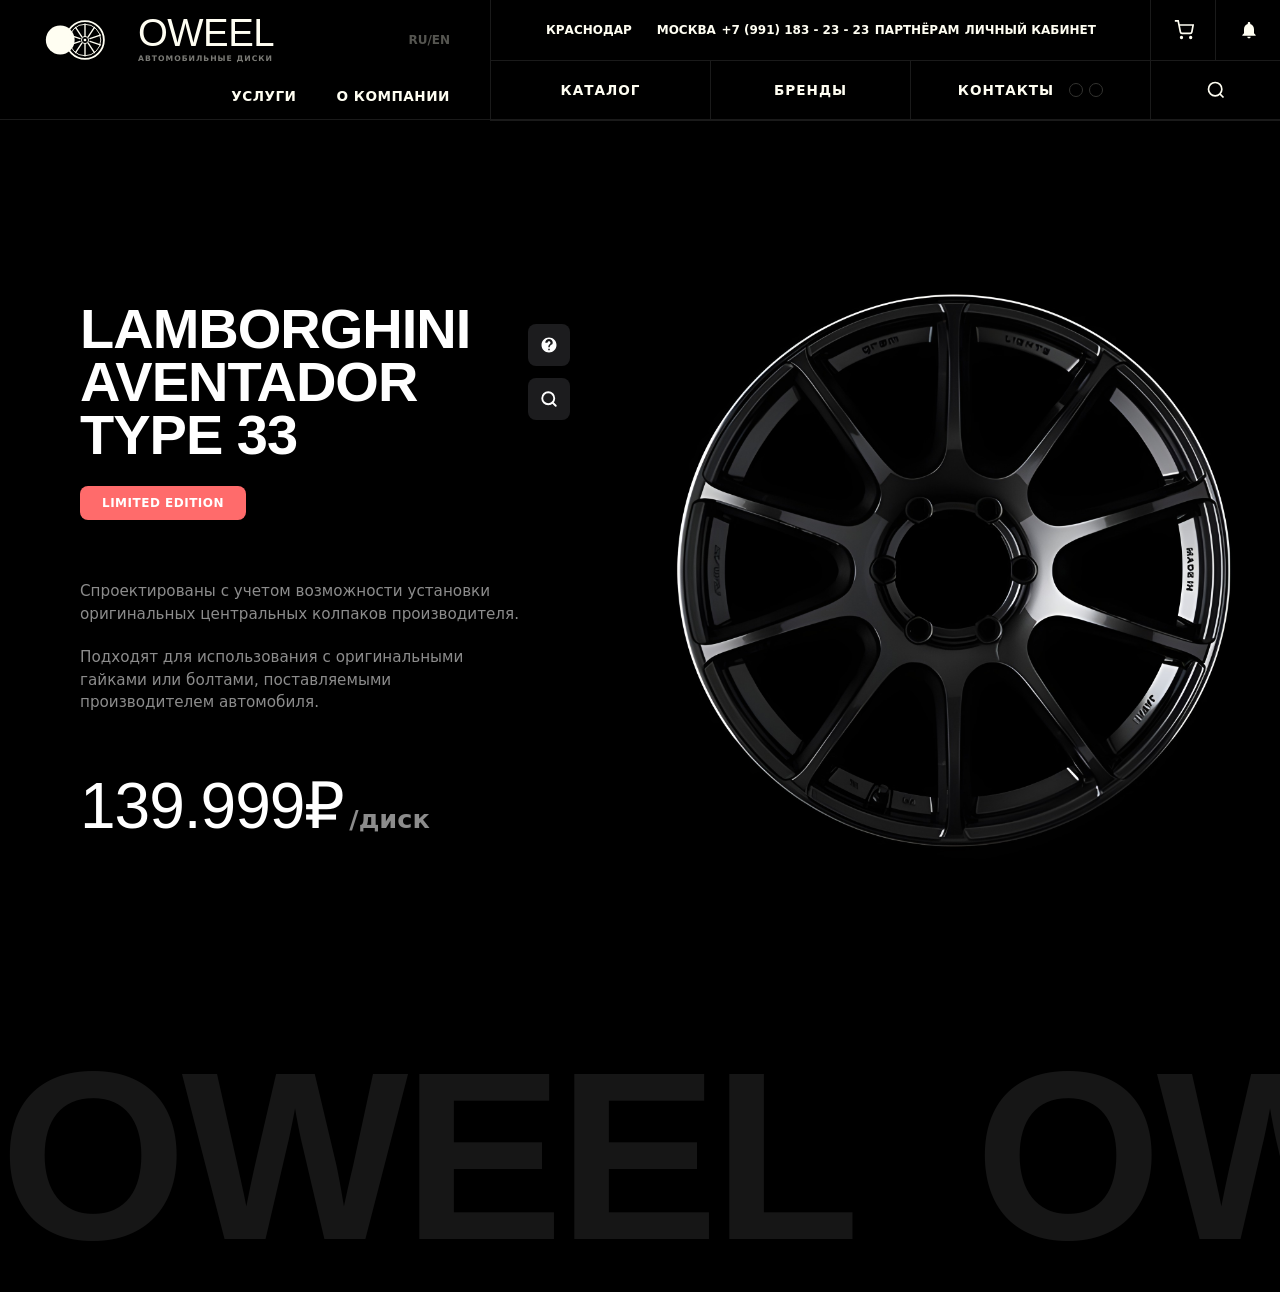
<file: index.html>
<!DOCTYPE html>
<html lang="en">
<head>
    <meta charset="UTF-8">
    <meta name="viewport" content="width=device-width, initial-scale=1.0">
    <title>Document</title>
    <link rel="stylesheet" href="style.css">
    <link rel="JavaScript" href="main.js">
</head>
<body>
    <div class="site-wrapper">
  
        <header class="two-level-header">
          
          <div class="header-left">
            <div class="logo-area">
              <a href="#" class="logo-container">
                <div class="logo-icon">
                  <svg viewBox="0 0 200 100" class="svg-logo">
                    <circle cx="45" cy="50" r="32" fill="#fffef2" />
                    <circle cx="100" cy="50" r="42" fill="none" stroke="#fffef2" stroke-width="4"/>
                    <circle cx="100" cy="50" r="35" fill="none" stroke="#fffef2" stroke-width="2"/>
                    <circle cx="100" cy="50" r="8" fill="none" stroke="#fffef2" stroke-width="2"/>
                    <circle cx="100" cy="50" r="3" fill="#fffef2"/>
                    <path d="M 100 15 L 100 42 M 100 58 L 100 85" stroke="#fffef2" stroke-width="3" stroke-linecap="round"/>
                    <path d="M 66 39 L 89 47 M 111 53 L 134 61" stroke="#fffef2" stroke-width="3" stroke-linecap="round"/>
                    <path d="M 79 78 L 93 57 M 107 43 L 121 22" stroke="#fffef2" stroke-width="3" stroke-linecap="round"/>
                    <path d="M 121 78 L 107 57 M 93 43 L 79 22" stroke="#fffef2" stroke-width="3" stroke-linecap="round"/>
                    <path d="M 134 39 L 111 47 M 89 53 L 66 61" stroke="#fffef2" stroke-width="3" stroke-linecap="round"/>
                  </svg>
                </div>
                <div class="logo-text">
                  <span href="index.html" class="brand-name">OWEEL</span>
                  <span class="brand-sub">АВТОМОБИЛЬНЫЕ ДИСКИ</span>
                </div>
              </a>
              <div class="lang-switch">RU/EN</div>
            </div>
            
            <div class="free-menu-area">
              <nav class="free-nav">
                <a href="#" class="free-link">УСЛУГИ</a>
                <a href="About the company.html" class="free-link">О КОМПАНИИ</a>
              </nav>
            </div>
          </div>
                
          <div class="header-right-grid">
            
            <div class="grid-box meta-long-box">
              <div class="geo-select">
                <span class="geo-item active">КРАСНОДАР</span>
                <span class="geo-item">МОСКВА</span>
              </div>
              <a href="tel:+79911832323" class="phone-link">+7 (991) 183 - 23 - 23</a>
              <a href="#" class="meta-link">партнёрам</a>
              <a href="#" class="meta-link">личный кабинет</a>
            </div>
            
            <div class="grid-box icon-box">
              <svg viewBox="0 0 24 24" class="header-svg-icon stroke-icon"><circle cx="9" cy="21" r="1"></circle><circle cx="20" cy="21" r="1"></circle><path d="M1 1h4l2.68 13.39a2 2 0 0 0 2 1.61h9.72a2 2 0 0 0 2-1.61L23 6H6"></path></svg>
            </div>
            
            <div class="grid-box icon-box">
              <div class="bell-wrapper">
                <svg viewBox="0 0 24 24" class="header-svg-icon fill-icon"><path d="M12 22c1.1 0 2-.9 2-2h-4c0 1.1.89 2 2 2zm6-6v-5c0-3.07-1.64-5.64-4.5-6.32V4c0-.83-.67-1.5-1.5-1.5s-1.5.67-1.5 1.5v.68C7.63 5.36 6 7.92 6 11v5l-2 2v1h16v-1l-2-2z"/></svg>
              </div>
            </div>
      
            <div class="grid-box menu-box catalog-cell">
              <a href="#" class="nav-grid-link">КАТАЛОГ</a>
            </div>
            
            <div class="grid-box menu-box brands-cell">
              <a href="#" class="nav-grid-link">БРЕНДЫ</a>
            </div>
            
            <div class="grid-box menu-box contacts-cell">
              <div class="contacts-inner">
                <a href="#" class="nav-grid-link">КОНТАКТЫ</a>
                <div class="social-dots">
                  <span class="dot"></span>
                  <span class="dot"></span>
                </div>
              </div>
            </div>
            
            <div class="grid-box search-box">
              <svg viewBox="0 0 24 24" class="header-svg-icon stroke-icon"><circle cx="11" cy="11" r="8"></circle><line x1="21" y1="21" x2="16.65" y2="16.65"></line></svg>
            </div>
      
          </div>
        </header>
      </div>
      <section class="wheel-product-section">
        <div class="product-container">

          <div class="product-info">
            <div class="title-wrap">
              <h1 class="product-title">LAMBORGHINI<br>AVENTADOR<br>TYPE 33</h1>
              <span class="badge-limited">LIMITED EDITION</span>
            </div>
      
            <div class="product-description">
              <p>Спроектированы с учетом возможности установки оригинальных центральных колпаков производителя.</p>
              <p>Подходят для использования с оригинальными гайками или болтами, поставляемыми производителем автомобиля.</p>
            </div>
      
            <div class="product-price-block">
              <span class="price-value">139.999₽</span><span class="price-unit">/диск</span>
            </div>
          </div>

          <div class="product-controls">
            <button class="control-btn">
              <svg viewBox="0 0 24 24" width="18" height="18" fill="currentColor">
                <path d="M12 2C6.48 2 2 6.48 2 12s4.48 10 10 10 10-4.48 10-10S17.52 2 12 2zm1 17h-2v-2h2v2zm2.07-7.75l-.9.92C13.45 12.9 13 13.5 13 15h-2v-.5c0-1.1.45-2.1 1.17-2.83l1.24-1.26c.37-.36.59-.86.59-1.41 0-1.1-.9-2-2-2s-2 .9-2 2H7c0-2.76 2.24-5 5-5s5 2.24 5 5c0 1.04-.42 1.99-1.07 2.75z"/>
              </svg>
            </button>
            <button class="control-btn">
              <svg viewBox="0 0 24 24" width="18" height="18" fill="none" stroke="currentColor" stroke-width="2.5" stroke-linecap="round" stroke-linejoin="round">
                <circle cx="11" cy="11" r="8"></circle>
                <line x1="21" y1="21" x2="16.65" y2="16.65"></line>
              </svg>
            </button>
          </div>

          <div class="product-image-wrap">
            <img src="IMG/Gramlights 57Trans- X 19_ x 9 100_5 36mm $670AUD (1).jfif" alt="Lamborghini Aventador Type 33 Wheel" class="wheel-main-img">
          </div>
      
        </div>
      </section>
      <div class="marquee-section">
        <div class="marquee-wrapper">
          <div class="marquee-content">
            <span>OWEEL</span>
            <span>OWEEL</span>
            <span>OWEEL</span>
            <span>OWEEL</span>
          </div>
          <div class="marquee-content" aria-hidden="true">
            <span>OWEEL</span>
            <span>OWEEL</span>
            <span>OWEEL</span>
            <span>OWEEL</span>
          </div>
        </div>
      </div>
      
</body>
</html>
</file>
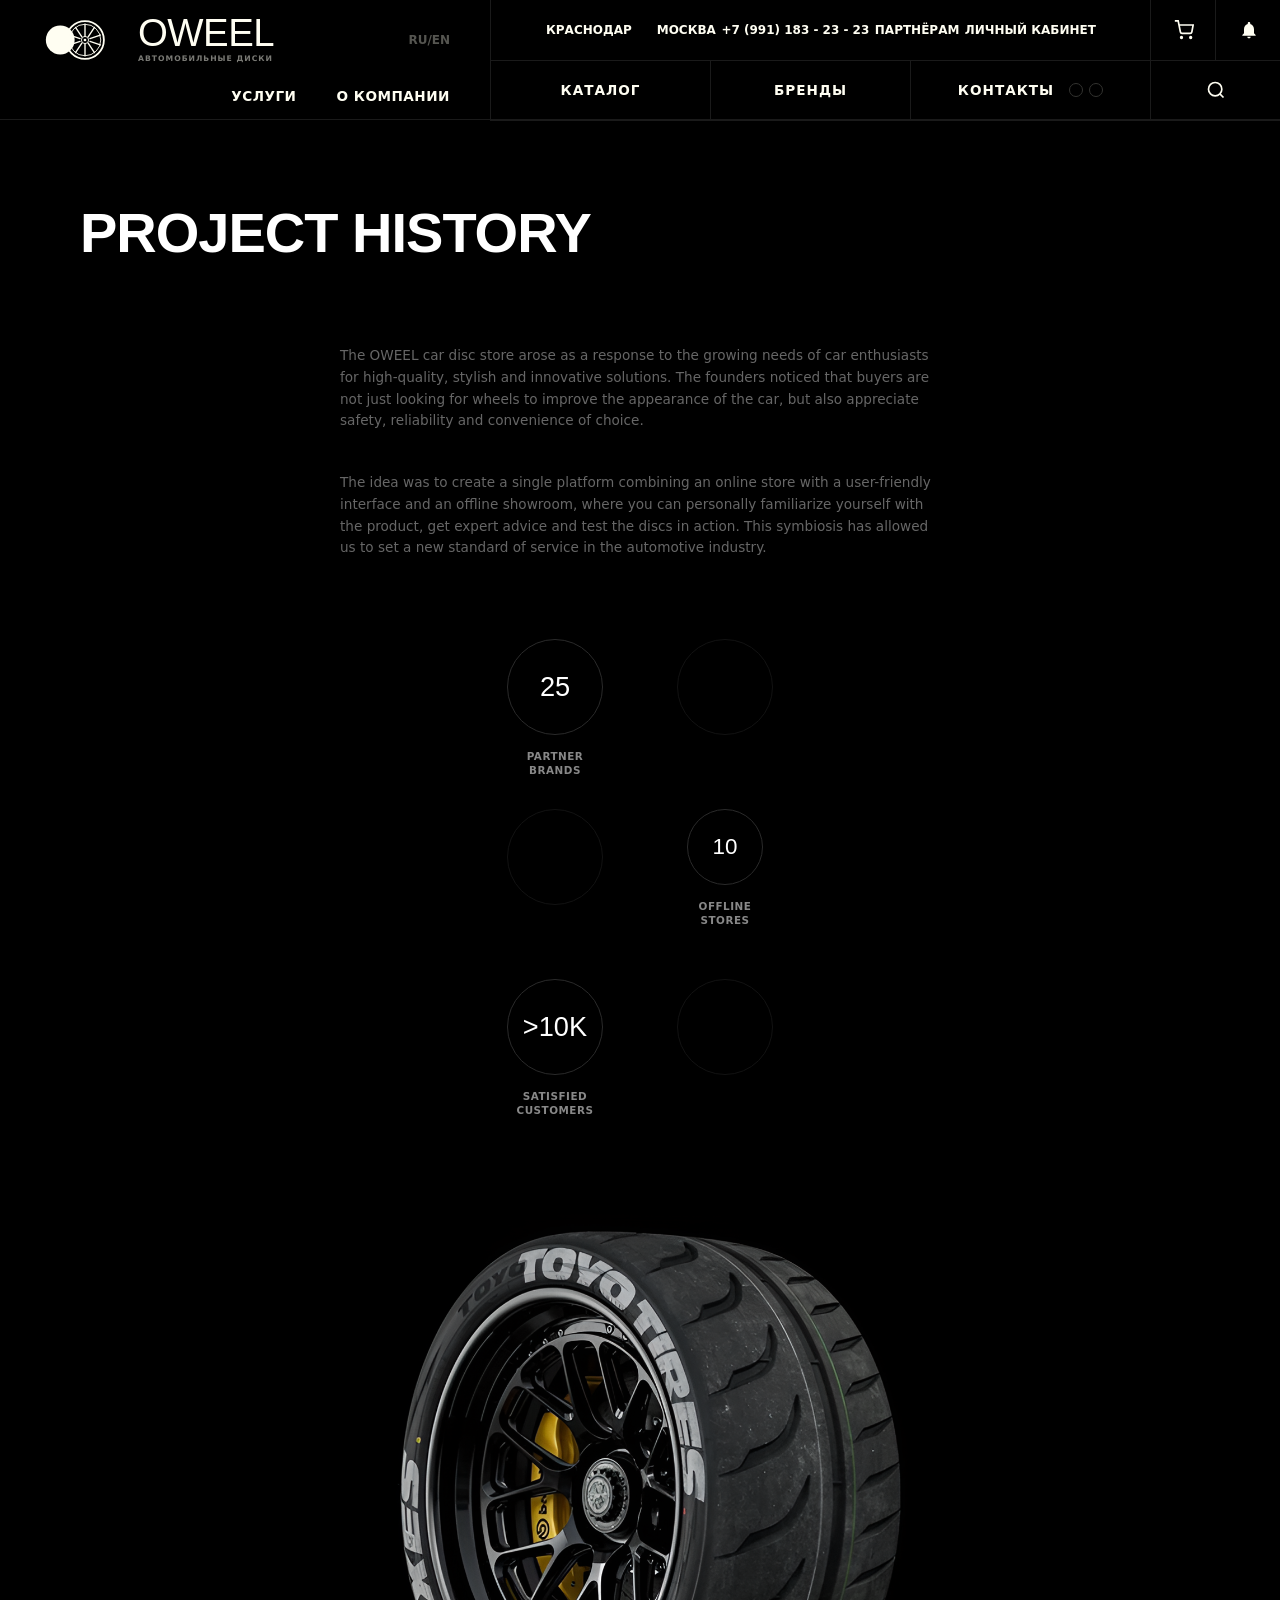
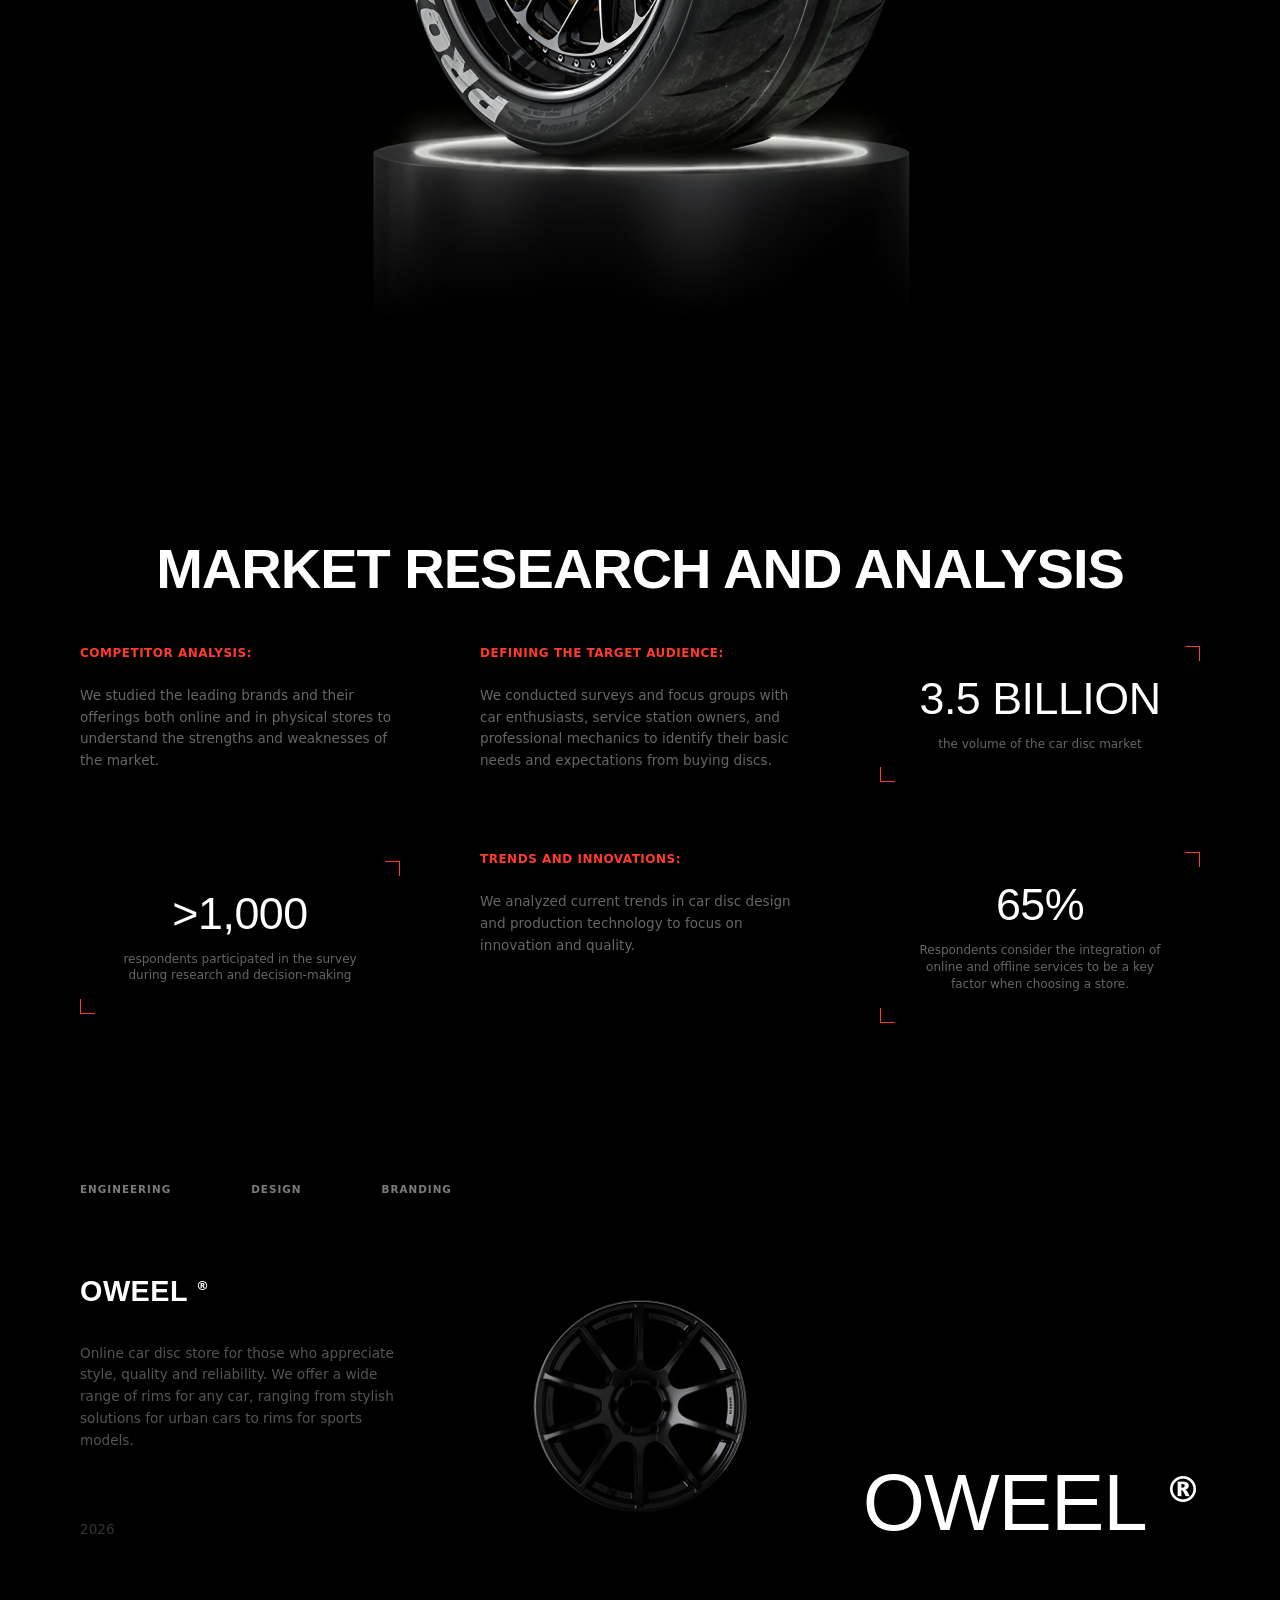
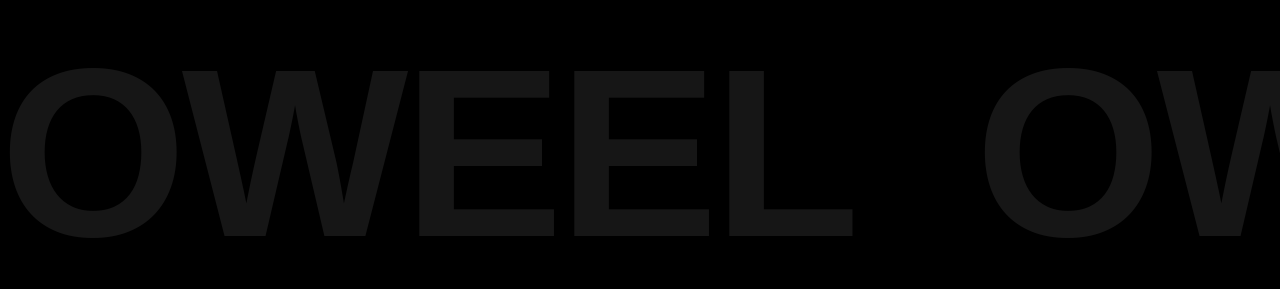
<file: About the company.html>
<!DOCTYPE html>
<html lang="en">
<head>
    <meta charset="UTF-8">
    <meta name="viewport" content="width=device-width, initial-scale=1.0">
    <title>About the company</title>
    <link rel="stylesheet" href="style.css">
    <link rel="stylesheet" href="About-style.css">
    <link rel="JavaScript" href="main.js">
</head>
<body>
    <div class="site-wrapper">
  
        <header class="two-level-header">
          <div class="header-left">
            <div class="logo-area">
              <a href="#" class="logo-container">
                <div class="logo-icon">
                  <svg viewBox="0 0 200 100" class="svg-logo">
                    <circle cx="45" cy="50" r="32" fill="#fffef2" />
                    <circle cx="100" cy="50" r="42" fill="none" stroke="#fffef2" stroke-width="4"/>
                    <circle cx="100" cy="50" r="35" fill="none" stroke="#fffef2" stroke-width="2"/>
                    <circle cx="100" cy="50" r="8" fill="none" stroke="#fffef2" stroke-width="2"/>
                    <circle cx="100" cy="50" r="3" fill="#fffef2"/>
                    <path d="M 100 15 L 100 42 M 100 58 L 100 85" stroke="#fffef2" stroke-width="3" stroke-linecap="round"/>
                    <path d="M 66 39 L 89 47 M 111 53 L 134 61" stroke="#fffef2" stroke-width="3" stroke-linecap="round"/>
                    <path d="M 79 78 L 93 57 M 107 43 L 121 22" stroke="#fffef2" stroke-width="3" stroke-linecap="round"/>
                    <path d="M 121 78 L 107 57 M 93 43 L 79 22" stroke="#fffef2" stroke-width="3" stroke-linecap="round"/>
                    <path d="M 134 39 L 111 47 M 89 53 L 66 61" stroke="#fffef2" stroke-width="3" stroke-linecap="round"/>
                  </svg>
                </div>
                <div class="logo-text">
                  <span href="index.html" class="brand-name">OWEEL</span>
                  <span href="index.html" class="brand-sub">АВТОМОБИЛЬНЫЕ ДИСКИ</span>
                </div>
              </a>
              <div class="lang-switch">RU/EN</div>
            </div>
            
            <div class="free-menu-area">
              <nav class="free-nav">
                <a href="#" class="free-link">УСЛУГИ</a>
                <a href="#" class="free-link">О КОМПАНИИ</a>
              </nav>
            </div>
          </div>
      
          <div class="header-right-grid">
            
            <div class="grid-box meta-long-box">
              <div class="geo-select">
                <span class="geo-item active">КРАСНОДАР</span>
                <span class="geo-item">МОСКВА</span>
              </div>
              <a href="tel:+79911832323" class="phone-link">+7 (991) 183 - 23 - 23</a>
              <a href="#" class="meta-link">партнёрам</a>
              <a href="#" class="meta-link">личный кабинет</a>
            </div>
            
            <div class="grid-box icon-box">
              <svg viewBox="0 0 24 24" class="header-svg-icon stroke-icon"><circle cx="9" cy="21" r="1"></circle><circle cx="20" cy="21" r="1"></circle><path d="M1 1h4l2.68 13.39a2 2 0 0 0 2 1.61h9.72a2 2 0 0 0 2-1.61L23 6H6"></path></svg>
            </div>
            
            <div class="grid-box icon-box">
              <div class="bell-wrapper">
                <svg viewBox="0 0 24 24" class="header-svg-icon fill-icon"><path d="M12 22c1.1 0 2-.9 2-2h-4c0 1.1.89 2 2 2zm6-6v-5c0-3.07-1.64-5.64-4.5-6.32V4c0-.83-.67-1.5-1.5-1.5s-1.5.67-1.5 1.5v.68C7.63 5.36 6 7.92 6 11v5l-2 2v1h16v-1l-2-2z"/></svg>
              </div>
            </div>
      
            <div class="grid-box menu-box catalog-cell">
              <a href="#" class="nav-grid-link">КАТАЛОГ</a>
            </div>
            
            <div class="grid-box menu-box brands-cell">
              <a href="#" class="nav-grid-link">БРЕНДЫ</a>
            </div>
            
            <div class="grid-box menu-box contacts-cell">
              <div class="contacts-inner">
                <a href="#" class="nav-grid-link">КОНТАКТЫ</a>
                <div class="social-dots">
                  <span class="dot"></span>
                  <span class="dot"></span>
                </div>
              </div>
            </div>
            
            <div class="grid-box search-box">
              <svg viewBox="0 0 24 24" class="header-svg-icon stroke-icon"><circle cx="11" cy="11" r="8"></circle><line x1="21" y1="21" x2="16.65" y2="16.65"></line></svg>
            </div>
      
          </div>
        </header>
      </div>
      <div class="site-wrapper">
        <section class="project-history-section">
          <div class="history-container">
            
            <h2 class="section-title">PROJECT HISTORY</h2>
            
            <div class="history-content">
              
              <div class="history-text-column">
                <div class="text-block">
                  <p>The OWEEL car disc store arose as a response to the growing needs of car enthusiasts for high-quality, stylish and innovative solutions. The founders noticed that buyers are not just looking for wheels to improve the appearance of the car, but also appreciate safety, reliability and convenience of choice.</p>
                </div>
                
                <div class="text-block">
                  <p>The idea was to create a single platform combining an online store with a user-friendly interface and an offline showroom, where you can personally familiarize yourself with the product, get expert advice and test the discs in action. This symbiosis has allowed us to set a new standard of service in the automotive industry.</p>
                </div>
              </div>
      
              <div class="history-stats-grid">
                
                <div class="stat-cell first-col">
                  <div class="stat-circle active-circle">25</div>
                  <span class="stat-label">PARTNER<br>BRANDS</span>
                </div>
                <div class="stat-cell second-col">
                  <div class="stat-circle empty-circle"></div>
                </div>
      
                <div class="stat-cell first-col">
                  <div class="stat-circle empty-circle"></div>
                </div>
                <div class="stat-cell second-col">
                  <div class="stat-circle active-circle circle-small">10</div>
                  <span class="stat-label label-small">OFFLINE<br>STORES</span>
                </div>
      
                <div class="stat-cell first-col">
                  <div class="stat-circle active-circle">&gt;10K</div>
                  <span class="stat-label">SATISFIED<br>CUSTOMERS</span>
                </div>
                <div class="stat-cell second-col">
                  <div class="stat-circle empty-circle"></div>
                </div>
                
              </div>
      
              <div class="history-visual-column">
                <img src="IMG/Image.png" alt="Toyo Tires Wheel" class="showcase-wheel">
              </div>
      
            </div>
      
          </div>
        </section>
      </div>
      <div class="site-wrapper">
        <section class="research-section">
          <div class="research-container">
            
            <h2 class="research-main-title">MARKET RESEARCH AND ANALYSIS</h2>
            
            <div class="research-grid">
              
              <div class="research-item">
                <h3 class="item-tag">COMPETITOR ANALYSIS:</h3>
                <p class="item-text">We studied the leading brands and their offerings both online and in physical stores to understand the strengths and weaknesses of the market.</p>
              </div>
      
              <div class="research-item">
                <h3 class="item-tag">DEFINING THE TARGET AUDIENCE:</h3>
                <p class="item-text">We conducted surveys and focus groups with car enthusiasts, service station owners, and professional mechanics to identify their basic needs and expectations from buying discs.</p>
              </div>
      
              <div class="research-item stat-item">
                <div class="corner-box">
                  <span class="corner top-right"></span>
                  <span class="corner bottom-left"></span>
                  <div class="stat-number">3.5 BILLION</div>
                  <p class="stat-desc">the volume of the car disc market</p>
                </div>
              </div>
      
              <div class="research-item stat-item">
                <div class="corner-box">
                  <span class="corner top-right"></span>
                  <span class="corner bottom-left"></span>
                  <div class="stat-number">&gt;1,000</div>
                  <p class="stat-desc">respondents participated in the survey during research and decision-making</p>
                </div>
              </div>
      
              <div class="research-item">
                <h3 class="item-tag">TRENDS AND INNOVATIONS:</h3>
                <p class="item-text">We analyzed current trends in car disc design and production technology to focus on innovation and quality.</p>
              </div>
      
              <div class="research-item stat-item">
                <div class="corner-box">
                  <span class="corner top-right"></span>
                  <span class="corner bottom-left"></span>
                  <div class="stat-number">65%</div>
                  <p class="stat-desc">Respondents consider the integration of online and offline services to be a key factor when choosing a store.</p>
                </div>
              </div>
      
            </div>
            
          </div>
        </section>
      </div>
        
    <section class="oweel-footer">
        <div class="footer-container">

          <div class="footer-top-row">
            <span class="footer-tag">ENGINEERING</span>
            <span class="footer-tag">DESIGN</span>
            <span class="footer-tag">BRANDING</span>
          </div>
      
          <div class="footer-main-content">

            <div class="footer-info-block">
              <h2 class="footer-brand-title">OWEEL <sup>®</sup></h2>
              <p class="footer-description">
                Online car disc store for those who appreciate style, quality and reliability. We offer a wide range of rims for any car, ranging from stylish solutions for urban cars to rims for sports models.
              </p>
              <span class="footer-year">2026</span>
            </div>

            <div class="footer-wheel-wrap">
              <img src="IMG/Gramlights 57Trans- X 19_ x 9 100_5 36mm $670AUD (1).jfif" alt="Oweel Wheel" class="footer-wheel-img">
            </div>

            <div class="footer-logo-wrap">
              <div class="massive-logo-text">OWEEL <sup>®</sup></div>
            </div>
      
          </div>
      
        </div>
      </section>
      <div class="marquee-section">
        <div class="marquee-wrapper">
          <div class="marquee-content">
            <span>OWEEL</span>
            <span>OWEEL</span>
            <span>OWEEL</span>
            <span>OWEEL</span>
          </div>
          <div class="marquee-content" aria-hidden="true">
            <span>OWEEL</span>
            <span>OWEEL</span>
            <span>OWEEL</span>
            <span>OWEEL</span>
          </div>
        </div>
      </div>
</body>
</html>
</file>
<file: style.css>
* {
    box-sizing: border-box;
    margin: 0;
    padding: 0;
  }
  
  .site-wrapper {
    background-color: #000000;
    color: #fffef2;
    font-family: system-ui, -apple-system, sans-serif;

  }
  
  .two-level-header {
    display: flex;
    justify-content: space-between;
    background-color: #000000;
    border-bottom: 1px solid #1a1a1a;
    height: 120px;
  }
  
  .header-left {
    display: flex;
    flex-direction: column;
    justify-content: space-between;
    flex: 1;
    padding: 15px 40px;
  }
  
  .logo-area {
    display: flex;
    justify-content: space-between;
    align-items: center;
    width: 100%;
    height: 50px;
  }
  
  .logo-container {
    display: flex;
    align-items: center;
    gap: 8px;
    text-decoration: none;
    color: #fffef2;
    height: 100%;
  }
  
  .logo-icon {
    width: 90px;
    height: 50px;
    display: flex;
    align-items: center;
  }
  
  .svg-logo {
    width: 100%;
    height: 100%;
  }
  
  .logo-text {
    display: flex;
    flex-direction: column;
    justify-content: center;
  }
  
  .brand-name {
    display: block;
    font-family: 'Arial Black', Impact, sans-serif;
    font-size: 2.4rem;
    line-height: 0.85;
    letter-spacing: -0.5px;
  }
  
  .brand-sub {
    display: block;
    font-size: 0.48rem;
    color: #7a7a75;
    letter-spacing: 1px;
    margin-top: 5px;
    font-weight: bold;
  }
  
  .lang-switch {
    color: #555550;
    font-size: 0.75rem;
    font-weight: bold;
  }
  
  .free-menu-area {
    display: flex;
    justify-content: flex-end;
    width: 100%;
  }
  
  .free-nav {
    display: flex;
    gap: 40px;
  }
  
  .free-link {
    color: #fffef2;
    text-decoration: none;
    font-weight: bold;
    font-size: 0.85rem;
    letter-spacing: 0.5px;
  }
  
  .header-right-grid {
    display: grid;
    grid-template-columns: 660px 65px 65px;
    grid-template-rows: 60px 60px;
  }
  
  .grid-box {
    border-left: 1px solid #1a1a1a;
    border-bottom: 1px solid #1a1a1a;
    display: flex;
    align-items: center;
    justify-content: center;
    margin-right: -1px;
    margin-bottom: -1px;
  }
  
  .meta-long-box {
    grid-column: 1;
    grid-row: 1;
    font-size: 0.75rem;
    justify-content: space-between;
    padding: 0 55px;
    white-space: nowrap;
  }
  
  .geo-select {
    display: flex;
    gap: 25px;
  }
  
  .geo-item {
    color: #fffef2;
    font-weight: bold;
  }
  
  .geo-item.active {
    color: #fffef2;
  }
  
  .phone-link {
    color: #fffef2;
    text-decoration: none;
    font-weight: bold;
    white-space: nowrap;
  }
  
  .meta-link {
    color: #fffef2;
    text-decoration: none;
    font-weight: bold;
    text-transform: uppercase;
  }
  
  .icon-box {
    color: #fffef2;
  }
  
  .bell-wrapper {
    position: relative;
    display: flex;
    align-items: center;
    justify-content: center;
  }
  
  .catalog-cell {
    grid-column: 1;
    grid-row: 2;
    justify-content: center;
    padding: 0;
    width: 220px;
  }
  
  .brands-cell {
    grid-column: 1;
    grid-row: 2;
    margin-left: 220px;
    width: 200px;
  }
  
  .contacts-cell {
    grid-column: 1;
    grid-row: 2;
    margin-left: 420px;
    width: 240px;
    justify-content: center;
    padding: 0;
  }
  
  .contacts-inner {
    display: flex;
    align-items: center;
    justify-content: center;
    gap: 15px;
  }
  
  .social-dots {
    display: flex;
    gap: 6px;
  }
  
  .dot {
    width: 14px;
    height: 14px;
    border-radius: 50%;
    border: 1px solid #333330;
  }
  
  .nav-grid-link {
    color: #fffef2;
    text-decoration: none;
    font-weight: bold;
    font-size: 0.85rem;
    letter-spacing: 1px;
  }
  
  .search-box {
    grid-column: 2 / 4;
    grid-row: 2;
    cursor: pointer;
    color: #fffef2;
  }
  
  .header-svg-icon {
    width: 20px;
    height: 20px;
  }
  
  .header-svg-icon.stroke-icon {
    fill: none;
    stroke: currentColor;
    stroke-width: 2;
  }
  
  .header-svg-icon.fill-icon {
    fill: currentColor;
  }
  
  @media (max-width: 1200px) {
    .two-level-header { 
        height: auto; 
        flex-direction: column; }
    .header-left { 
        width: 100%; 
        gap: 15px; 
        padding: 20px; 
    }
    .header-right-grid { 
        width: 100%; 
        grid-template-columns: 1fr 65px 65px; 
    }
    .catalog-cell, .brands-cell, .contacts-cell { 
        margin-left: 0; 
        width: auto; 
        justify-content: center; 
    }
    .contacts-inner { 
        padding: 0; 
    }
    .social-dots { 
        display: none; 
    }
    .meta-long-box { 
        white-space: normal; 
        height: auto; 
        padding: 15px; gap: 
15px; flex-wrap: wrap; }
  }
  * {
    box-sizing: border-box;
    margin: 0;
    padding: 0;
  }
  
  .wheel-product-section {
    background-color: #000000;
    color: #ffffff;
    font-family: system-ui, -apple-system, sans-serif;
    min-height: 100vh;
    display: flex;
    align-items: center;
    padding: 60px 80px;
    overflow: hidden;
  }
  
  .product-container {
    display: flex;
    width: 100%;
    max-width: 1800px;
    margin: 0 auto;
    position: relative;
    align-items: center;
  }
  
  .product-info {
    flex: 1;
    max-width: 550px;
    display: flex;
    flex-direction: column;
    z-index: 2;
  }
  
  .title-wrap {
    margin-bottom: 60px;
  }
  
  .product-title {
    font-family: 'Arial Black', Impact, sans-serif;
    font-size: 4.5rem;
    line-height: 0.95;
    text-transform: uppercase;
    letter-spacing: -1px;
    margin-bottom: 25px;
  }
  
  .badge-limited {
    display: inline-block;
    background-color: #ff6b6b;
    color: #ffffff;
    font-size: 0.75rem;
    font-weight: bold;
    padding: 10px 22px;
    border-radius: 8px;
    letter-spacing: 0.5px;
  }
  
  .product-description {
    display: flex;
    flex-direction: column;
    gap: 20px;
    margin-bottom: 60px;
    max-width: 440px;

  }
  
  .product-description p {
    color: #8c8c8c;
    font-size: 0.95rem;
    line-height: 1.5;
    font-weight: 500;
  }
  
  .product-price-block {
    display: flex;
    align-items: baseline;
  }
  
  .price-value {
    font-family: 'Arial Black', Impact, sans-serif;
    font-size: 5rem;
    line-height: 1;
    letter-spacing: -1px;
  }
  
  .price-unit {
    font-family: system-ui, -apple-system, sans-serif;
    color: #8c8c8c;
    font-size: 1.6rem;
    font-weight: bold;
    margin-left: 5px;
  }
  
  .product-controls {
    display: flex;
    flex-direction: column;
    gap: 12px;
    position: absolute;
    left: 45%;
    top: 60px;
    z-index: 3;
  }
  
  .control-btn {
    width: 42px;
    height: 42px;
    background-color: #1c1c1e;
    border: none;
    border-radius: 8px;
    color: #ffffff;
    display: flex;
    align-items: center;
    justify-content: center;
    cursor: pointer;
    transition: background-color 0.2s;
  }
  
  .control-btn:hover {
    background-color: #2c2c2e;
  }
  
  .product-image-wrap {
    flex: 1.4;
    display: flex;
    justify-content: flex-end;
    position: relative;
    right: -80px;
  }
  
  .wheel-main-img {
    width: 100%;
    max-width: 920px;
    height: auto;
    object-fit: contain;
    display: block;
  }

  @media (max-width: 1400px) {
    .product-title { font-size: 3.5rem; }
    .price-value { font-size: 4rem; }
    .product-controls { left: 40%; }
  }
  
  @media (max-width: 1100px) {
    .wheel-product-section { padding: 40px; }
    .product-container { flex-direction: column; align-items: flex-start; }
    .product-controls { position: static; flex-direction: row; margin-bottom: 40px; }
    .product-image-wrap { right: 0; justify-content: center; width: 100%; }
    .wheel-main-img { max-width: 100%; }
  }
  * {
    box-sizing: border-box;
    margin: 0;
    padding: 0;
  }
  
  .oweel-footer {
    background-color: #000000;
    color: #ffffff;
    font-family: system-ui, -apple-system, sans-serif;
    padding: 60px 80px 80px 80px;
    overflow: hidden;
  }
  
  .footer-container {
    max-width: 1800px;
    margin: 0 auto;
    display: flex;
    flex-direction: column;
  }
  
  .footer-top-row {
    display: flex;
    gap: 80px;
    margin-bottom: 80px;
  }
  
  .footer-tag {
    color: #7c7c7c;
    font-size: 0.65rem;
    font-weight: bold;
    letter-spacing: 1px;
    text-transform: uppercase;
  }
  
  .footer-main-content {
    display: flex;
    justify-content: space-between;
    align-items: flex-end;
    position: relative;
    width: 100%;
  }

  .footer-info-block {
    max-width: 320px;
    display: flex;
    flex-direction: column;
    z-index: 2;
  }
  
  .footer-brand-title {
    font-family: 'Arial Black', Impact, sans-serif;
    font-size: 1.8rem;
    letter-spacing: 0.5px;
    margin-bottom: 35px;
    text-transform: uppercase;
  }
  
  .footer-brand-title sup,
  .massive-logo-text sup {
    font-family: system-ui, sans-serif;
    font-size: 0.45em;
    top: -0.6em;
    font-weight: bold;
  }
  
  .footer-description {
    color: #555555;
    font-size: 0.85rem;
    line-height: 1.6;
    font-weight: 500;
    margin-bottom: 70px;
  }
  
  .footer-year {
    color: #333333;
    font-size: 0.85rem;
    font-weight: 500;
  }

  .footer-wheel-wrap {
    position: absolute;
    left: 50%;
    top: 50%;
    transform: translate(-50%, -50%);
    display: flex;
    align-items: center;
    justify-content: center;
    z-index: 1;
  }
  
  .footer-wheel-img {
    width: 250px;
    height: 250px;
    object-fit: contain;
    opacity: 0.7;
  }
  
  /* ПРАВАЯ ЧАСТЬ */
  .footer-logo-wrap {
    display: flex;
    align-items: flex-end;
    z-index: 2;
  }
  
  .massive-logo-text {
    font-family: 'Arial Black', Impact, sans-serif;
    font-size: 5rem;
    line-height: 0.85;
    letter-spacing: -1px;
    text-transform: uppercase;
  }

  @media (max-width: 1200px) {
    .massive-logo-text { font-size: 3.5rem; }
    .footer-top-row { gap: 40px; margin-bottom: 50px; }
  }
  
  @media (max-width: 992px) {
    .oweel-footer { padding: 40px 30px; }
    .footer-main-content { flex-direction: column; align-items: flex-start; gap: 40px; position: static; }
    .footer-wheel-wrap { position: static; transform: none; margin: 20px auto; }
    .footer-logo-wrap { width: 100%; justify-content: flex-end; }
    .footer-description { margin-bottom: 40px; }
  }
  * {
    box-sizing: border-box;
    margin: 0;
    padding: 0;
  }
  
  .marquee-section {
    background-color: #000000;
    overflow: hidden;
    padding: 40px 0;
    width: 100%;
  }
  
  .marquee-wrapper {
    display: flex;
    user-select: none;
    width: max-content;
  }
  
  .marquee-content {
    display: flex;
    align-items: center;
    flex-shrink: 0;
    gap: 120px;
    padding-right: 120px;
    animation: scroll-right-to-left 50s linear infinite;
  }
  
  .marquee-content span {
    color: #161616;
    font-family: 'Arial Black', Impact, sans-serif;
    font-size: 15rem;
    font-weight: 900;
    line-height: 0.8;
    text-transform: uppercase;
    letter-spacing: -5px;
    white-space: nowrap;
  }
  
  @keyframes scroll-right-to-left {
    0% {
      transform: translate3d(0, 0, 0);
    }
    100% {
      transform: translate3d(-100%, 0, 0);
    }
  }
  
  @media (max-width: 1024px) {
    .marquee-content span {
      font-size: 10rem;
      letter-spacing: -3px;
    }
    .marquee-content {
      gap: 80px;
      padding-right: 80px;
    }
  }
  
  @media (max-width: 768px) {
    .marquee-content span {
      font-size: 6rem;
      letter-spacing: -2px;
    }
    .marquee-content {
      gap: 40px;
      padding-right: 40px;
    }
    .marquee-section {
      padding: 20px 0;
    }
  }
</file>
<file: About-style.css>
body{
    background-color: #000000;
}
* {
    box-sizing: border-box;
    margin: 0;
    padding: 0;
  }
  
  .site-wrapper {
    background-color: #000000;
    color: #ffffff;
    font-family: system-ui, -apple-system, sans-serif;
  }
  
  .project-history-section {
    background-color: #000000;
    padding-top: 30px;
    padding-bottom: 100px;
    padding-left: 80px;
    padding-right: 80px;
    overflow: hidden;
  }
  
  .history-container {
    max-width: 1800px;
    margin: 0 auto;
    display: flex;
    flex-direction: column;
    gap: 80px;
    padding-top: 60px;
    padding-bottom: 60px;
  }
  
  .section-title {
    font-family: 'Arial Black', Impact, sans-serif;
    font-size: 3.5rem;
    letter-spacing: -1px;
    text-transform: uppercase;
  }
  
  .history-content {
    display: flex;
    align-items: center;
    justify-content: space-between;
    width: 100%;
    position: relative;
  }
  
  .history-text-column {
    flex: 1;
    max-width: 320px;
    display: flex;
    flex-direction: column;
    gap: 140px; 
  }
  
  .text-block p {
    color: #666666;
    font-size: 0.85rem;
    line-height: 1.6;
    font-weight: 500;
  }
  
  .history-stats-grid {
    display: grid;
    grid-template-columns: 110px 110px;
    grid-template-rows: 150px 150px 150px;
    column-gap: 60px;
    row-gap: 20px;
    margin-left: 60px;
  }
  
  .stat-cell {
    display: flex;
    flex-direction: column;
    align-items: center;
    justify-content: flex-start;
    position: relative;
    width: 110px;
  }
  
  .first-col { grid-column: 1; }
  .second-col { grid-column: 2; }
  
  .stat-circle {
    border-radius: 50%;
    display: flex;
    align-items: center;
    justify-content: center;
    font-family: 'Arial Black', Impact, sans-serif;
    box-sizing: border-box;
  }
  
  .active-circle {
    width: 96px;
    height: 96px;
    border: 1.5px solid #2a2a2a;
    color: #ffffff;
    font-size: 1.7rem;
  }
  
  .empty-circle {
    width: 96px;
    height: 96px;
    border: 1px solid #121212;
  }
  
  .stat-circle.circle-small {
    width: 76px;
    height: 76px;
    font-size: 1.4rem;
    border: 1.5px solid #2a2a2a;
  }
  
  .stat-label {
    display: block;
    margin-top: 15px;
    color: #888888;
    font-size: 0.65rem;
    font-weight: bold;
    text-align: center;
    line-height: 1.3;
    letter-spacing: 0.5px;
    white-space: nowrap;
  }
  
  .label-small {
    margin-top: 15px;
  }
  
  .history-visual-column {
    flex: 1.5;
    display: flex;
    justify-content: flex-end;
    align-items: center;
  }
  
  .showcase-wheel {
    width: 100%;
    max-width: 580px;
    height: auto;
    object-fit: contain;
    display: block;
  }
  
  @media (max-width: 1300px) {
    .project-history-section { padding-top: 20px; }
    .history-content { flex-direction: column; gap: 80px; align-items: center; }
    .history-text-column { max-width: 600px; gap: 40px; }
    .history-stats-grid { margin-left: 0; }
    .history-visual-column { width: 100%; justify-content: center; }
  }
  * {
    box-sizing: border-box;
    margin: 0;
    padding: 0;
  }
  
  .site-wrapper {
    background-color: #000000;
    color: #ffffff;
    font-family: system-ui, -apple-system, sans-serif;
  }
  
  .research-section {
    background-color: #000000;
    padding: 30px 80px 100px 80px;
  }
  
  .research-container {
    max-width: 1800px;
    margin: 0 auto;
  }
  
  .research-main-title {
    font-family: 'Arial Black', Impact, sans-serif;
    font-size: 3.5rem;
    letter-spacing: -1px;
    text-transform: uppercase;
    text-align: center;
    margin-bottom: 45px;
  }
  
  .research-grid {
    display: grid;
    grid-template-columns: repeat(3, 1fr);
    column-gap: 80px;
    row-gap: 70px;
  }
  
  .research-item {
    display: flex;
    flex-direction: column;
    justify-content: flex-start;
  }
  
  .item-tag {
    color: #ff3b30;
    font-size: 0.75rem;
    font-weight: bold;
    letter-spacing: 0.5px;
    text-transform: uppercase;
    margin-bottom: 25px;
  }
  
  .item-text {
    color: #666666;
    font-size: 0.85rem;
    line-height: 1.6;
    font-weight: 500;
  }
  
  .stat-item {
    justify-content: center;
    align-items: center;
  }
  
  .corner-box {
    position: relative;
    padding: 30px;
    width: 100%;
    max-width: 380px;
    display: flex;
    flex-direction: column;
    align-items: center;
    text-align: center;
  }
  
  .corner {
    position: absolute;
    width: 15px;
    height: 15px;
  }
  
  .top-right {
    top: 0;
    right: 0;
    border-top: 1.5px solid #ff3b30;
    border-right: 1.5px solid #ff3b30;
  }
  
  .bottom-left {
    bottom: 0;
    left: 0;
    border-bottom: 1.5px solid #ff3b30;
    border-left: 1.5px solid #ff3b30;
  }
  
  .stat-number {
    font-family: 'Arial Black', Impact, sans-serif;
    font-size: 2.8rem;
    line-height: 1;
    text-transform: uppercase;
    margin-bottom: 15px;
    letter-spacing: -0.5px;
  }
  
  .stat-desc {
    color: #666666;
    font-size: 0.75rem;
    line-height: 1.4;
    font-weight: 500;
    max-width: 280px;
  }
  
  @media (max-width: 1200px) {
    .research-grid {
      grid-template-columns: repeat(2, 1fr);
      column-gap: 50px;
    }
  }
  
  @media (max-width: 768px) {
    .research-section {
      padding: 20px 20px 60px 20px;
    }
    .research-main-title {
      font-size: 2.2rem;
      margin-bottom: 30px;
    }
    .research-grid {
      grid-template-columns: 1fr;
      row-gap: 40px;
    }
    .corner-box {
      max-width: 100%;
      padding: 20px;
    }
  }
</file>
